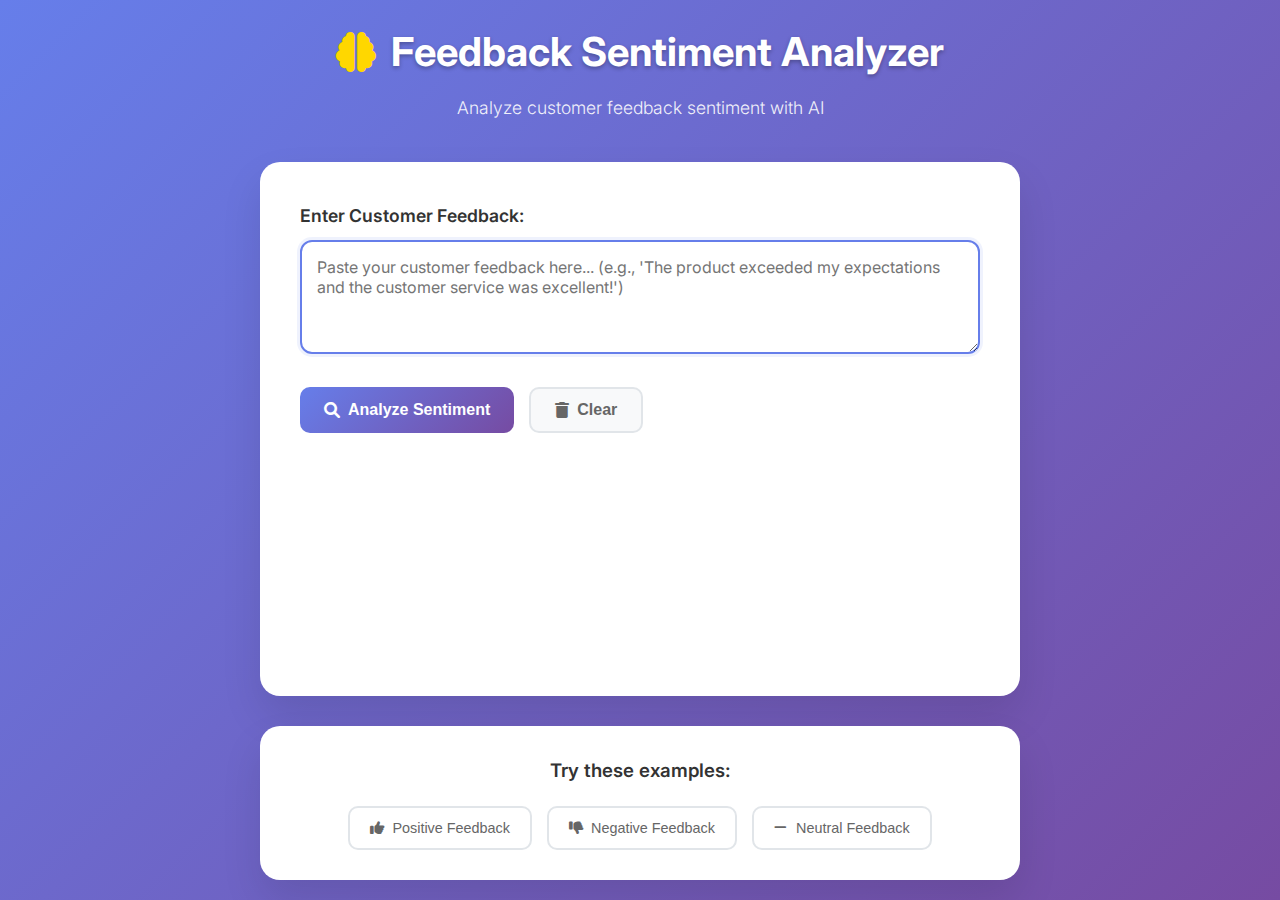
<file: Customer Feedback bot/index.html>
<!DOCTYPE html>
<html lang="en">
<head>
    <meta charset="UTF-8">
    <meta name="viewport" content="width=device-width, initial-scale=1.0">
    <title>Customer Feedback Sentiment Analyzer</title>
    <link rel="stylesheet" href="styles.css">
    <link href="https://fonts.googleapis.com/css2?family=Inter:wght@300;400;500;600;700&display=swap" rel="stylesheet">
    <link rel="stylesheet" href="https://cdnjs.cloudflare.com/ajax/libs/font-awesome/6.0.0/css/all.min.css">
</head>
<body>
    <div class="container">
        <header class="header">
            <div class="logo">
                <i class="fas fa-brain"></i>
                <h1>Feedback Sentiment Analyzer</h1>
            </div>
            <p class="subtitle">Analyze customer feedback sentiment with AI</p>
        </header>

        <main class="main-content">
            <div class="input-section">
                <div class="input-group">
                    <label for="feedback-text">Enter Customer Feedback:</label>
                    <textarea 
                        id="feedback-text" 
                        placeholder="Paste your customer feedback here... (e.g., 'The product exceeded my expectations and the customer service was excellent!')"
                        rows="4"
                    ></textarea>
                </div>
                
                <div class="button-group">
                    <button id="analyze-btn" class="btn btn-primary">
                        <i class="fas fa-search"></i>
                        Analyze Sentiment
                    </button>
                    <button id="clear-btn" class="btn btn-secondary">
                        <i class="fas fa-trash"></i>
                        Clear
                    </button>
                </div>
            </div>

            <div class="results-section" id="results-section" style="display: none;">
                <h2>Analysis Results</h2>
                <div class="result-card" id="result-card">
                    <div class="sentiment-indicator">
                        <div class="sentiment-icon" id="sentiment-icon">
                            <i class="fas fa-smile"></i>
                        </div>
                        <div class="sentiment-text">
                            <h3 id="sentiment-label">Positive</h3>
                            <p id="sentiment-description">The feedback expresses positive sentiment</p>
                        </div>
                    </div>
                    
                    <div class="confidence-meter">
                        <div class="confidence-label">
                            <span>Confidence Level</span>
                            <span id="confidence-percentage">85%</span>
                        </div>
                        <div class="confidence-bar">
                            <div class="confidence-fill" id="confidence-fill"></div>
                        </div>
                    </div>

                    <div class="feedback-preview">
                        <h4>Analyzed Text:</h4>
                        <p id="analyzed-text">Sample feedback text...</p>
                    </div>
                </div>
            </div>

            <div class="loading-section" id="loading-section" style="display: none;">
                <div class="loading-spinner">
                    <i class="fas fa-spinner fa-spin"></i>
                </div>
                <p>Analyzing sentiment...</p>
            </div>

            <div class="error-section" id="error-section" style="display: none;">
                <div class="error-card">
                    <i class="fas fa-exclamation-triangle"></i>
                    <h3>Error</h3>
                    <p id="error-message">Something went wrong. Please try again.</p>
                </div>
            </div>
        </main>

        <div class="examples-section">
            <h3>Try these examples:</h3>
            <div class="example-buttons">
                <button class="example-btn" data-text="The product exceeded my expectations and the customer service was excellent!">
                    <i class="fas fa-thumbs-up"></i>
                    Positive Feedback
                </button>
                <button class="example-btn" data-text="I'm very disappointed with the quality and the delivery was late.">
                    <i class="fas fa-thumbs-down"></i>
                    Negative Feedback
                </button>
                <button class="example-btn" data-text="The product is okay, nothing special but it works as expected.">
                    <i class="fas fa-minus"></i>
                    Neutral Feedback
                </button>
            </div>
        </div>
    </div>

    <script src="script.js"></script>
</body>
</html>
</file>
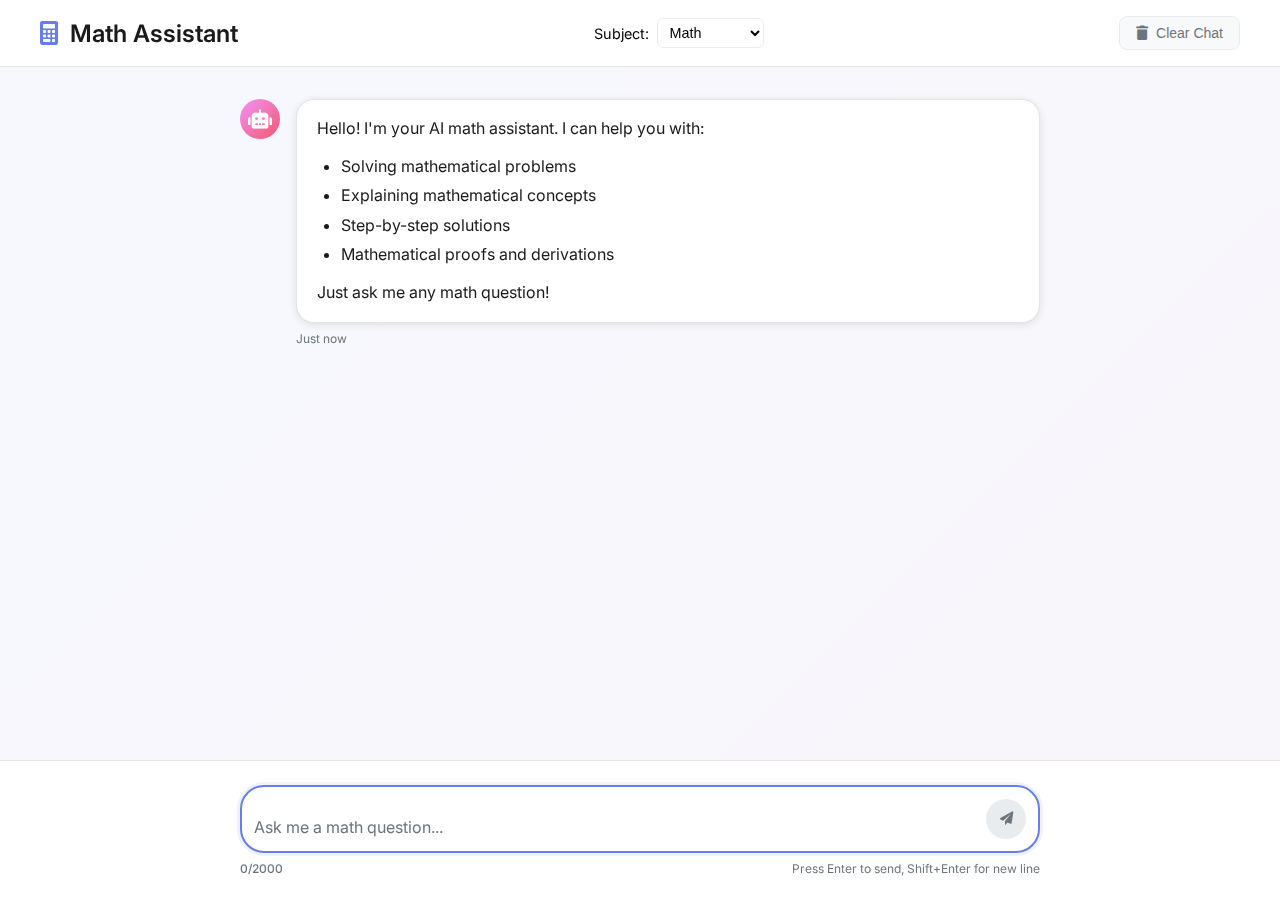
<file: Math-Study-Assistant/index.html>
<!DOCTYPE html>
<html lang="en">
  <head>
    <meta charset="UTF-8" />
    <meta name="viewport" content="width=device-width, initial-scale=1.0" />
    <title>AI Assistant - Chat Interface</title>
    <link rel="stylesheet" href="styles.css" />
    <link
      href="https://cdnjs.cloudflare.com/ajax/libs/font-awesome/6.0.0/css/all.min.css"
      rel="stylesheet"
    />
    <link
      href="https://fonts.googleapis.com/css2?family=Inter:wght@300;400;500;600;700&display=swap"
      rel="stylesheet"
    />
  </head>
  <body>
    <div class="app-container">
      <!-- Header -->
      <header class="header">
        <div class="header-content">
          <div class="logo">
            <i id="assistantIcon" class="fas fa-calculator"></i>
            <h1 id="assistantTitle">Math Assistant</h1>
          </div>

          <!-- Subject selector -->
          <div class="subject-select">
            <label for="subject">Subject:</label>
            <select id="subject">
              <option value="math" selected>Math</option>
              <option value="sql">SQL</option>
              <option value="astro">Astronomy</option>
            </select>
          </div>

          <button class="clear-btn" id="clearChat">
            <i class="fas fa-trash"></i>
            Clear Chat
          </button>
        </div>
      </header>

      <!-- Chat Container -->
      <main class="chat-container">
        <div class="chat-messages" id="chatMessages">
          <!-- Welcome message -->
          <div class="message assistant-message">
            <div class="message-avatar">
              <i class="fas fa-robot"></i>
            </div>
            <div class="message-content">
              <div class="message-text">
                <p>Hello! I'm your AI math assistant. I can help you with:</p>
                <ul>
                  <li>Solving mathematical problems</li>
                  <li>Explaining mathematical concepts</li>
                  <li>Step-by-step solutions</li>
                  <li>Mathematical proofs and derivations</li>
                </ul>
                <p>Just ask me any math question!</p>
              </div>
              <div class="message-time">Just now</div>
            </div>
          </div>
        </div>

        <!-- Typing indicator -->
        <div
          class="typing-indicator"
          id="typingIndicator"
          style="display: none"
        >
          <div class="message assistant-message">
            <div class="message-avatar">
              <i class="fas fa-robot"></i>
            </div>
            <div class="message-content">
              <div class="typing-dots">
                <span></span>
                <span></span>
                <span></span>
              </div>
            </div>
          </div>
        </div>
      </main>

      <!-- Input Container -->
      <footer class="input-container">
        <div class="input-wrapper">
          <div class="input-box">
            <textarea
              id="messageInput"
              placeholder="Ask me a math question..."
              rows="1"
              maxlength="2000"
            ></textarea>
            <button class="send-btn" id="sendButton" disabled>
              <i class="fas fa-paper-plane"></i>
            </button>
          </div>
          <div class="input-footer">
            <span class="char-count" id="charCount">0/2000</span>
            <span class="input-hint"
              >Press Enter to send, Shift+Enter for new line</span
            >
          </div>
        </div>
      </footer>
    </div>

    <!-- Loading overlay -->
    <div class="loading-overlay" id="loadingOverlay" style="display: none">
      <div class="loading-spinner">
        <div class="spinner"></div>
        <p>Processing your question...</p>
      </div>
    </div>

    <script src="script.js"></script>
  </body>
</html>
</file>
<file: Customer Feedback bot/styles.css>
/* Reset and base styles */
* {
    margin: 0;
    padding: 0;
    box-sizing: border-box;
}

body {
    font-family: 'Inter', -apple-system, BlinkMacSystemFont, 'Segoe UI', Roboto, sans-serif;
    background: linear-gradient(135deg, #667eea 0%, #764ba2 100%);
    min-height: 100vh;
    color: #333;
    line-height: 1.6;
}

.container {
    max-width: 800px;
    margin: 0 auto;
    padding: 20px;
    min-height: 100vh;
    display: flex;
    flex-direction: column;
}

/* Header styles */
.header {
    text-align: center;
    margin-bottom: 40px;
    color: white;
}

.logo {
    display: flex;
    align-items: center;
    justify-content: center;
    gap: 15px;
    margin-bottom: 10px;
}

.logo i {
    font-size: 2.5rem;
    color: #ffd700;
}

.logo h1 {
    font-size: 2.5rem;
    font-weight: 700;
    text-shadow: 0 2px 4px rgba(0,0,0,0.3);
}

.subtitle {
    font-size: 1.1rem;
    opacity: 0.9;
    font-weight: 300;
}

/* Main content */
.main-content {
    flex: 1;
    background: white;
    border-radius: 20px;
    padding: 40px;
    box-shadow: 0 20px 40px rgba(0,0,0,0.1);
    margin-bottom: 30px;
}

/* Input section */
.input-section {
    margin-bottom: 30px;
}

.input-group {
    margin-bottom: 25px;
}

.input-group label {
    display: block;
    margin-bottom: 10px;
    font-weight: 600;
    color: #333;
    font-size: 1.1rem;
}

#feedback-text {
    width: 100%;
    padding: 15px;
    border: 2px solid #e1e5e9;
    border-radius: 12px;
    font-size: 1rem;
    font-family: inherit;
    resize: vertical;
    transition: all 0.3s ease;
    background: #f8f9fa;
}

#feedback-text:focus {
    outline: none;
    border-color: #667eea;
    background: white;
    box-shadow: 0 0 0 3px rgba(102, 126, 234, 0.1);
}

.button-group {
    display: flex;
    gap: 15px;
    flex-wrap: wrap;
}

.btn {
    padding: 12px 24px;
    border: none;
    border-radius: 10px;
    font-size: 1rem;
    font-weight: 600;
    cursor: pointer;
    transition: all 0.3s ease;
    display: flex;
    align-items: center;
    gap: 8px;
    text-decoration: none;
}

.btn-primary {
    background: linear-gradient(135deg, #667eea 0%, #764ba2 100%);
    color: white;
}

.btn-primary:hover {
    transform: translateY(-2px);
    box-shadow: 0 10px 20px rgba(102, 126, 234, 0.3);
}

.btn-secondary {
    background: #f8f9fa;
    color: #666;
    border: 2px solid #e1e5e9;
}

.btn-secondary:hover {
    background: #e9ecef;
    border-color: #adb5bd;
}

/* Results section */
.results-section {
    animation: fadeInUp 0.5s ease;
}

.results-section h2 {
    margin-bottom: 25px;
    color: #333;
    font-size: 1.5rem;
    font-weight: 600;
}

.result-card {
    background: linear-gradient(135deg, #f8f9fa 0%, #e9ecef 100%);
    border-radius: 15px;
    padding: 30px;
    border: 1px solid #dee2e6;
}

.sentiment-indicator {
    display: flex;
    align-items: center;
    gap: 20px;
    margin-bottom: 25px;
}

.sentiment-icon {
    width: 60px;
    height: 60px;
    border-radius: 50%;
    display: flex;
    align-items: center;
    justify-content: center;
    font-size: 1.8rem;
    color: white;
    transition: all 0.3s ease;
}

.sentiment-icon.positive {
    background: linear-gradient(135deg, #28a745 0%, #20c997 100%);
}

.sentiment-icon.negative {
    background: linear-gradient(135deg, #dc3545 0%, #fd7e14 100%);
}

.sentiment-icon.neutral {
    background: linear-gradient(135deg, #6c757d 0%, #adb5bd 100%);
}

.sentiment-text h3 {
    font-size: 1.4rem;
    font-weight: 600;
    margin-bottom: 5px;
}

.sentiment-text p {
    color: #666;
    font-size: 0.95rem;
}

/* Confidence meter */
.confidence-meter {
    margin-bottom: 25px;
}

.confidence-label {
    display: flex;
    justify-content: space-between;
    margin-bottom: 10px;
    font-weight: 500;
}

.confidence-bar {
    height: 8px;
    background: #e9ecef;
    border-radius: 4px;
    overflow: hidden;
}

.confidence-fill {
    height: 100%;
    background: linear-gradient(90deg, #28a745 0%, #20c997 100%);
    border-radius: 4px;
    transition: width 0.8s ease;
}

/* Feedback preview */
.feedback-preview h4 {
    margin-bottom: 10px;
    font-weight: 600;
    color: #333;
}

.feedback-preview p {
    background: white;
    padding: 15px;
    border-radius: 8px;
    border-left: 4px solid #667eea;
    font-style: italic;
    color: #555;
}

/* Loading section */
.loading-section {
    text-align: center;
    padding: 40px;
}

.loading-spinner {
    margin-bottom: 20px;
}

.loading-spinner i {
    font-size: 3rem;
    color: #667eea;
}

.loading-section p {
    color: #666;
    font-size: 1.1rem;
}

/* Error section */
.error-section {
    text-align: center;
    padding: 40px;
}

.error-card {
    background: #f8d7da;
    border: 1px solid #f5c6cb;
    border-radius: 12px;
    padding: 30px;
    color: #721c24;
}

.error-card i {
    font-size: 2rem;
    margin-bottom: 15px;
    color: #dc3545;
}

.error-card h3 {
    margin-bottom: 10px;
    font-weight: 600;
}

/* Examples section */
.examples-section {
    background: white;
    border-radius: 20px;
    padding: 30px;
    box-shadow: 0 20px 40px rgba(0,0,0,0.1);
}

.examples-section h3 {
    margin-bottom: 20px;
    color: #333;
    font-weight: 600;
    text-align: center;
}

.example-buttons {
    display: flex;
    gap: 15px;
    flex-wrap: wrap;
    justify-content: center;
}

.example-btn {
    padding: 12px 20px;
    border: 2px solid #e1e5e9;
    border-radius: 10px;
    background: white;
    color: #666;
    font-size: 0.9rem;
    font-weight: 500;
    cursor: pointer;
    transition: all 0.3s ease;
    display: flex;
    align-items: center;
    gap: 8px;
}

.example-btn:hover {
    border-color: #667eea;
    color: #667eea;
    transform: translateY(-2px);
    box-shadow: 0 5px 15px rgba(0,0,0,0.1);
}

/* Animations */
@keyframes fadeInUp {
    from {
        opacity: 0;
        transform: translateY(20px);
    }
    to {
        opacity: 1;
        transform: translateY(0);
    }
}

@keyframes pulse {
    0%, 100% {
        transform: scale(1);
    }
    50% {
        transform: scale(1.05);
    }
}

/* Responsive design */
@media (max-width: 768px) {
    .container {
        padding: 15px;
    }
    
    .main-content {
        padding: 25px;
    }
    
    .logo h1 {
        font-size: 2rem;
    }
    
    .button-group {
        flex-direction: column;
    }
    
    .btn {
        width: 100%;
        justify-content: center;
    }
    
    .sentiment-indicator {
        flex-direction: column;
        text-align: center;
        gap: 15px;
    }
    
    .example-buttons {
        flex-direction: column;
    }
    
    .example-btn {
        width: 100%;
        justify-content: center;
    }
}

@media (max-width: 480px) {
    .logo {
        flex-direction: column;
        gap: 10px;
    }
    
    .logo h1 {
        font-size: 1.8rem;
    }
    
    .main-content {
        padding: 20px;
    }
    
    .result-card {
        padding: 20px;
    }
}
</file>
<file: Math-Study-Assistant/styles.css>
/* Reset and base styles */
* {
    margin: 0;
    padding: 0;
    box-sizing: border-box;
}

body {
    font-family: 'Inter', -apple-system, BlinkMacSystemFont, 'Segoe UI', Roboto, sans-serif;
    background: linear-gradient(135deg, #667eea 0%, #764ba2 100%);
    height: 100vh;
    overflow: hidden;
}

.app-container {
    display: flex;
    flex-direction: column;
    height: 100vh;
    background: rgba(255, 255, 255, 0.95);
    backdrop-filter: blur(10px);
}

/* Header */
.header {
    background: rgba(255, 255, 255, 0.9);
    border-bottom: 1px solid rgba(0, 0, 0, 0.1);
    padding: 1rem 2rem;
    backdrop-filter: blur(10px);
    position: sticky;
    top: 0;
    z-index: 100;
}

.header-content {
    display: flex;
    justify-content: space-between;
    align-items: center;
    max-width: 1200px;
    margin: 0 auto;
}

.logo {
    display: flex;
    align-items: center;
    gap: 0.75rem;
}

.logo i {
    font-size: 1.5rem;
    color: #667eea;
}

.logo h1 {
    font-size: 1.5rem;
    font-weight: 600;
    color: #1a1a1a;
}

.clear-btn {
    display: flex;
    align-items: center;
    gap: 0.5rem;
    padding: 0.5rem 1rem;
    background: #f8f9fa;
    border: 1px solid #e9ecef;
    border-radius: 8px;
    color: #6c757d;
    font-size: 0.875rem;
    font-weight: 500;
    cursor: pointer;
    transition: all 0.2s ease;
}

.clear-btn:hover {
    background: #e9ecef;
    color: #495057;
}

/* Chat Container */
.chat-container {
    flex: 1;
    overflow-y: auto;
    padding: 2rem;
    scroll-behavior: smooth;
}

.chat-messages {
    max-width: 800px;
    margin: 0 auto;
    display: flex;
    flex-direction: column;
    gap: 1.5rem;
}

/* Messages */
.message {
    display: flex;
    gap: 1rem;
    animation: messageSlideIn 0.3s ease-out;
}

@keyframes messageSlideIn {
    from {
        opacity: 0;
        transform: translateY(20px);
    }
    to {
        opacity: 1;
        transform: translateY(0);
    }
}

.message-avatar {
    width: 40px;
    height: 40px;
    border-radius: 50%;
    display: flex;
    align-items: center;
    justify-content: center;
    flex-shrink: 0;
    font-size: 1.2rem;
}

.user-message .message-avatar {
    background: linear-gradient(135deg, #667eea, #764ba2);
    color: white;
}

.assistant-message .message-avatar {
    background: linear-gradient(135deg, #f093fb, #f5576c);
    color: white;
}

.message-content {
    flex: 1;
    min-width: 0;
}

.message-text {
    background: white;
    padding: 1rem 1.25rem;
    border-radius: 18px;
    box-shadow: 0 2px 8px rgba(0, 0, 0, 0.1);
    line-height: 1.6;
    color: #1a1a1a;
}

.user-message .message-text {
    background: linear-gradient(135deg, #667eea, #764ba2);
    color: white;
    margin-left: auto;
    max-width: 80%;
}

.assistant-message .message-text {
    background: white;
    border: 1px solid rgba(0, 0, 0, 0.1);
}

.message-text p {
    margin-bottom: 0.75rem;
}

.message-text p:last-child {
    margin-bottom: 0;
}

.message-text ul {
    margin: 0.75rem 0;
    padding-left: 1.5rem;
}

.message-text li {
    margin-bottom: 0.25rem;
}

.message-time {
    font-size: 0.75rem;
    color: #6c757d;
    margin-top: 0.5rem;
    text-align: right;
}

.user-message .message-time {
    text-align: right;
}

.assistant-message .message-time {
    text-align: left;
}

/* Typing indicator */
.typing-indicator {
    margin-top: 1rem;
}

.typing-dots {
    display: flex;
    gap: 4px;
    padding: 1rem 1.25rem;
}

.typing-dots span {
    width: 8px;
    height: 8px;
    border-radius: 50%;
    background: #6c757d;
    animation: typing 1.4s infinite ease-in-out;
}

.typing-dots span:nth-child(1) { animation-delay: -0.32s; }
.typing-dots span:nth-child(2) { animation-delay: -0.16s; }

@keyframes typing {
    0%, 80%, 100% {
        transform: scale(0.8);
        opacity: 0.5;
    }
    40% {
        transform: scale(1);
        opacity: 1;
    }
}

/* Input Container */
.input-container {
    background: rgba(255, 255, 255, 0.9);
    border-top: 1px solid rgba(0, 0, 0, 0.1);
    padding: 1.5rem 2rem;
    backdrop-filter: blur(10px);
}

.input-wrapper {
    max-width: 800px;
    margin: 0 auto;
}

.input-box {
    display: flex;
    gap: 0.75rem;
    align-items: flex-end;
    background: white;
    border: 2px solid #e9ecef;
    border-radius: 24px;
    padding: 0.75rem;
    transition: border-color 0.2s ease;
}

.input-box:focus-within {
    border-color: #667eea;
    box-shadow: 0 0 0 3px rgba(102, 126, 234, 0.1);
}

#messageInput {
    flex: 1;
    border: none;
    outline: none;
    resize: none;
    font-family: inherit;
    font-size: 1rem;
    line-height: 1.5;
    max-height: 120px;
    min-height: 24px;
    padding: 0;
    background: transparent;
}

#messageInput::placeholder {
    color: #6c757d;
}

.send-btn {
    width: 40px;
    height: 40px;
    border: none;
    border-radius: 50%;
    background: #667eea;
    color: white;
    cursor: pointer;
    display: flex;
    align-items: center;
    justify-content: center;
    transition: all 0.2s ease;
    flex-shrink: 0;
}

.send-btn:hover:not(:disabled) {
    background: #5a6fd8;
    transform: scale(1.05);
}

.send-btn:disabled {
    background: #e9ecef;
    color: #6c757d;
    cursor: not-allowed;
}

.input-footer {
    display: flex;
    justify-content: space-between;
    align-items: center;
    margin-top: 0.5rem;
    font-size: 0.75rem;
    color: #6c757d;
}

.char-count {
    font-weight: 500;
}

/* Loading overlay */
.loading-overlay {
    position: fixed;
    top: 0;
    left: 0;
    right: 0;
    bottom: 0;
    background: rgba(0, 0, 0, 0.5);
    display: flex;
    align-items: center;
    justify-content: center;
    z-index: 1000;
    backdrop-filter: blur(4px);
}

.loading-spinner {
    background: white;
    padding: 2rem;
    border-radius: 16px;
    text-align: center;
    box-shadow: 0 10px 30px rgba(0, 0, 0, 0.2);
}

.spinner {
    width: 40px;
    height: 40px;
    border: 4px solid #e9ecef;
    border-top: 4px solid #667eea;
    border-radius: 50%;
    animation: spin 1s linear infinite;
    margin: 0 auto 1rem;
}

@keyframes spin {
    0% { transform: rotate(0deg); }
    100% { transform: rotate(360deg); }
}

.loading-spinner p {
    color: #6c757d;
    font-weight: 500;
}

/* Responsive design */
@media (max-width: 768px) {
    .header {
        padding: 1rem;
    }
    
    .header-content {
        flex-direction: column;
        gap: 1rem;
    }
    
    .logo h1 {
        font-size: 1.25rem;
    }
    
    .chat-container {
        padding: 1rem;
    }
    
    .input-container {
        padding: 1rem;
    }
    
    .message {
        gap: 0.75rem;
    }
    
    .message-avatar {
        width: 32px;
        height: 32px;
        font-size: 1rem;
    }
    
    .message-text {
        padding: 0.75rem 1rem;
        font-size: 0.95rem;
    }
    
    .user-message .message-text {
        max-width: 90%;
    }
}

@media (max-width: 480px) {
    .input-footer {
        flex-direction: column;
        gap: 0.25rem;
        align-items: flex-start;
    }
    
    .clear-btn {
        padding: 0.375rem 0.75rem;
        font-size: 0.8rem;
    }
}

/* Scrollbar styling */
.chat-container::-webkit-scrollbar {
    width: 6px;
}

.chat-container::-webkit-scrollbar-track {
    background: transparent;
}

.chat-container::-webkit-scrollbar-thumb {
    background: rgba(0, 0, 0, 0.2);
    border-radius: 3px;
}

.chat-container::-webkit-scrollbar-thumb:hover {
    background: rgba(0, 0, 0, 0.3);
} 

.subject-select {
    display: flex;
    align-items: center;
    gap: 0.5rem;
    font-size: 0.9rem;
}

.subject-select select {
    padding: 0.3rem 0.5rem;
    border: 1px solid #e9ecef;
    border-radius: 6px;
    background: white;
    font-size: 0.9rem;
    cursor: pointer;
}


.upload-btn {
  width: 40px;
  height: 40px;
  border: none;
  border-radius: 50%;
  background: #f093fb;
  color: white;
  cursor: pointer;
  display: flex;
  align-items: center;
  justify-content: center;
  transition: all 0.2s ease;
}

.upload-btn:hover {
  background: #e83e8c;
}


.preview-img {
  max-width: 150px;
  max-height: 150px;
  border-radius: 8px;
  margin-top: 8px;
  display: block;
}
</file>
